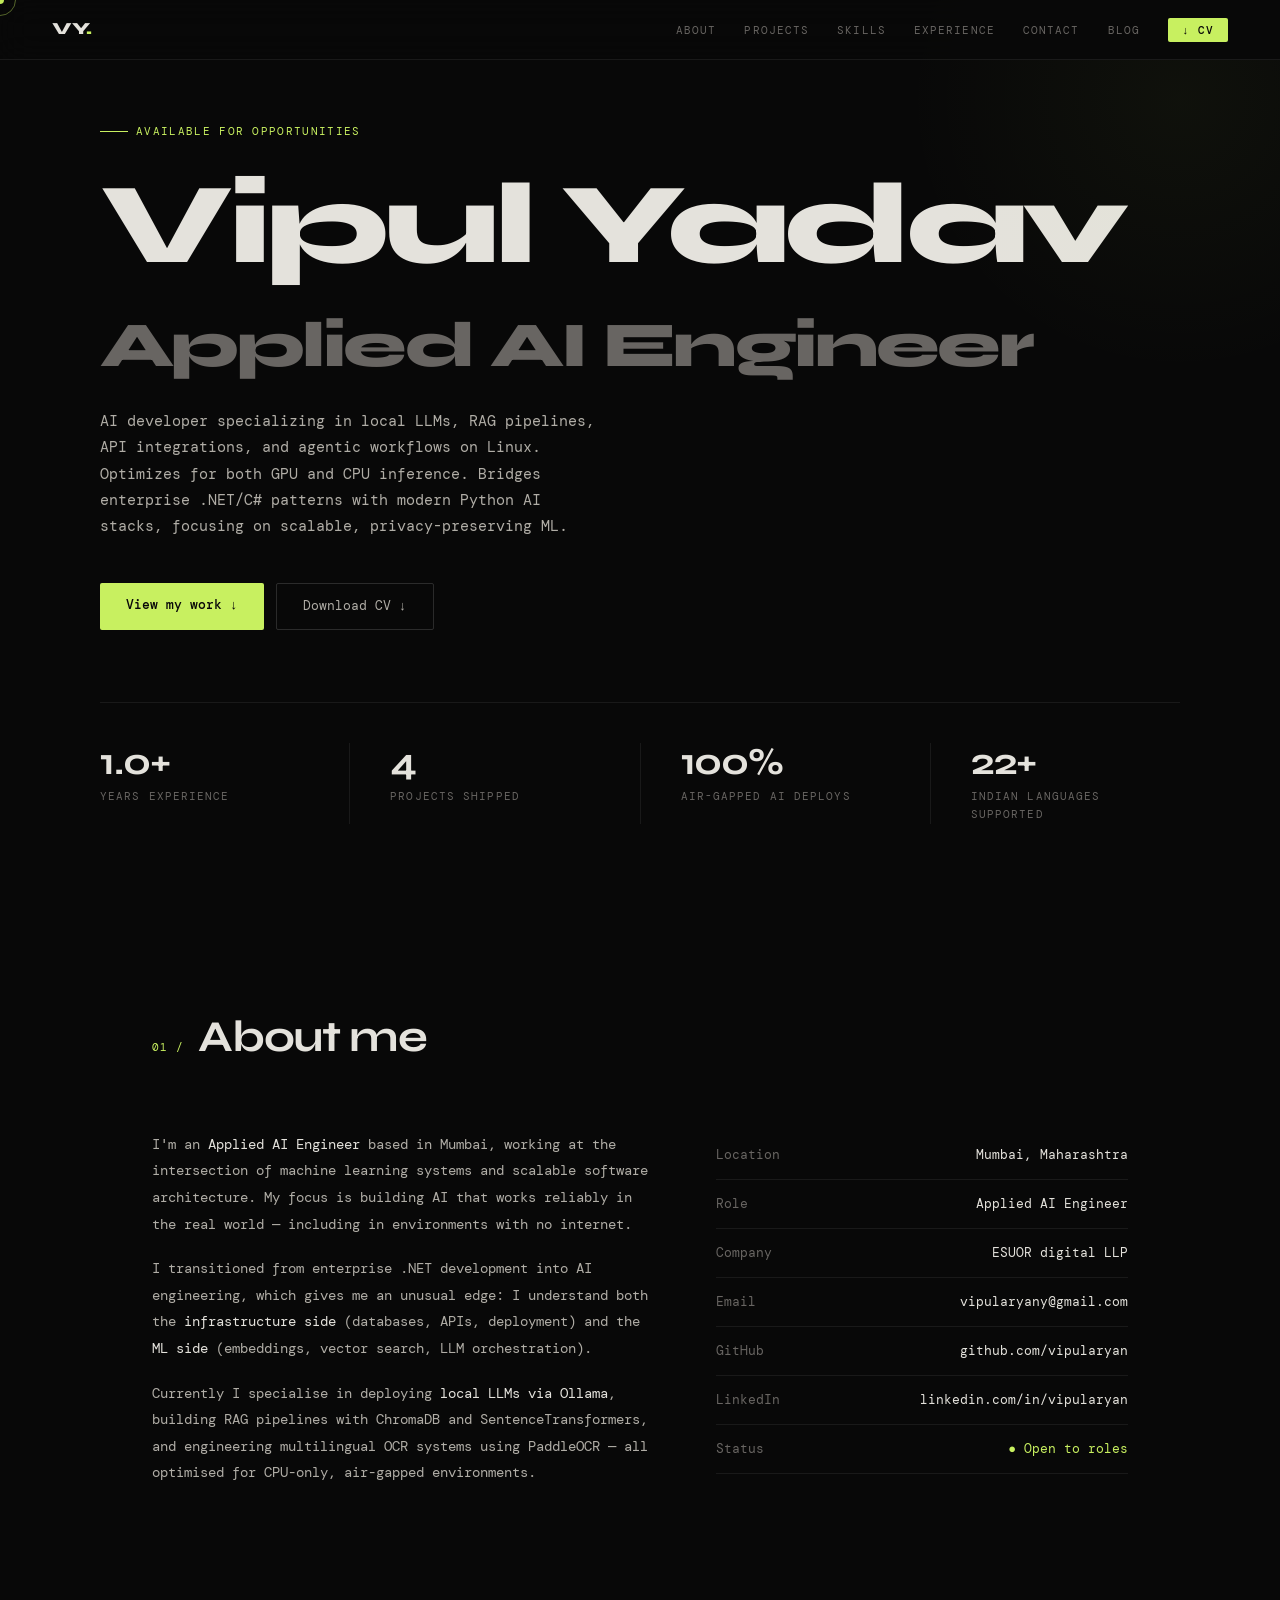
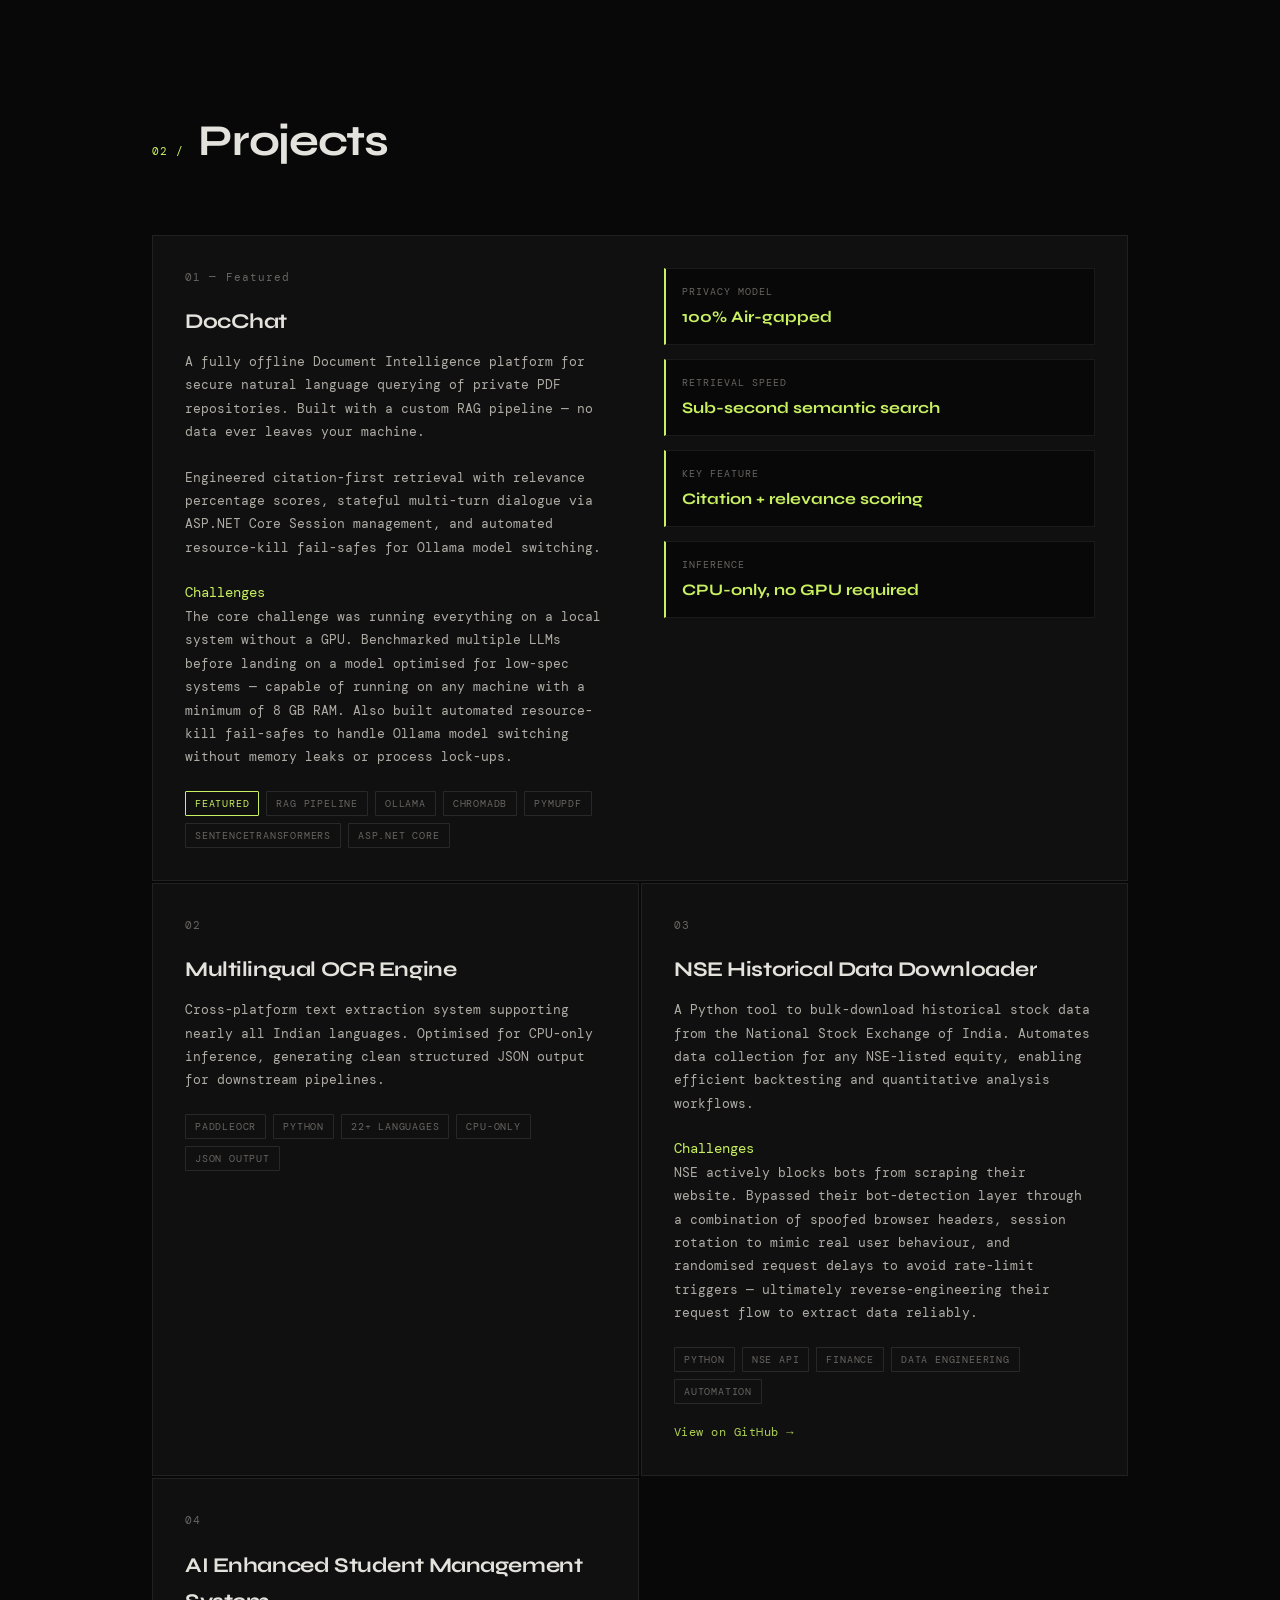
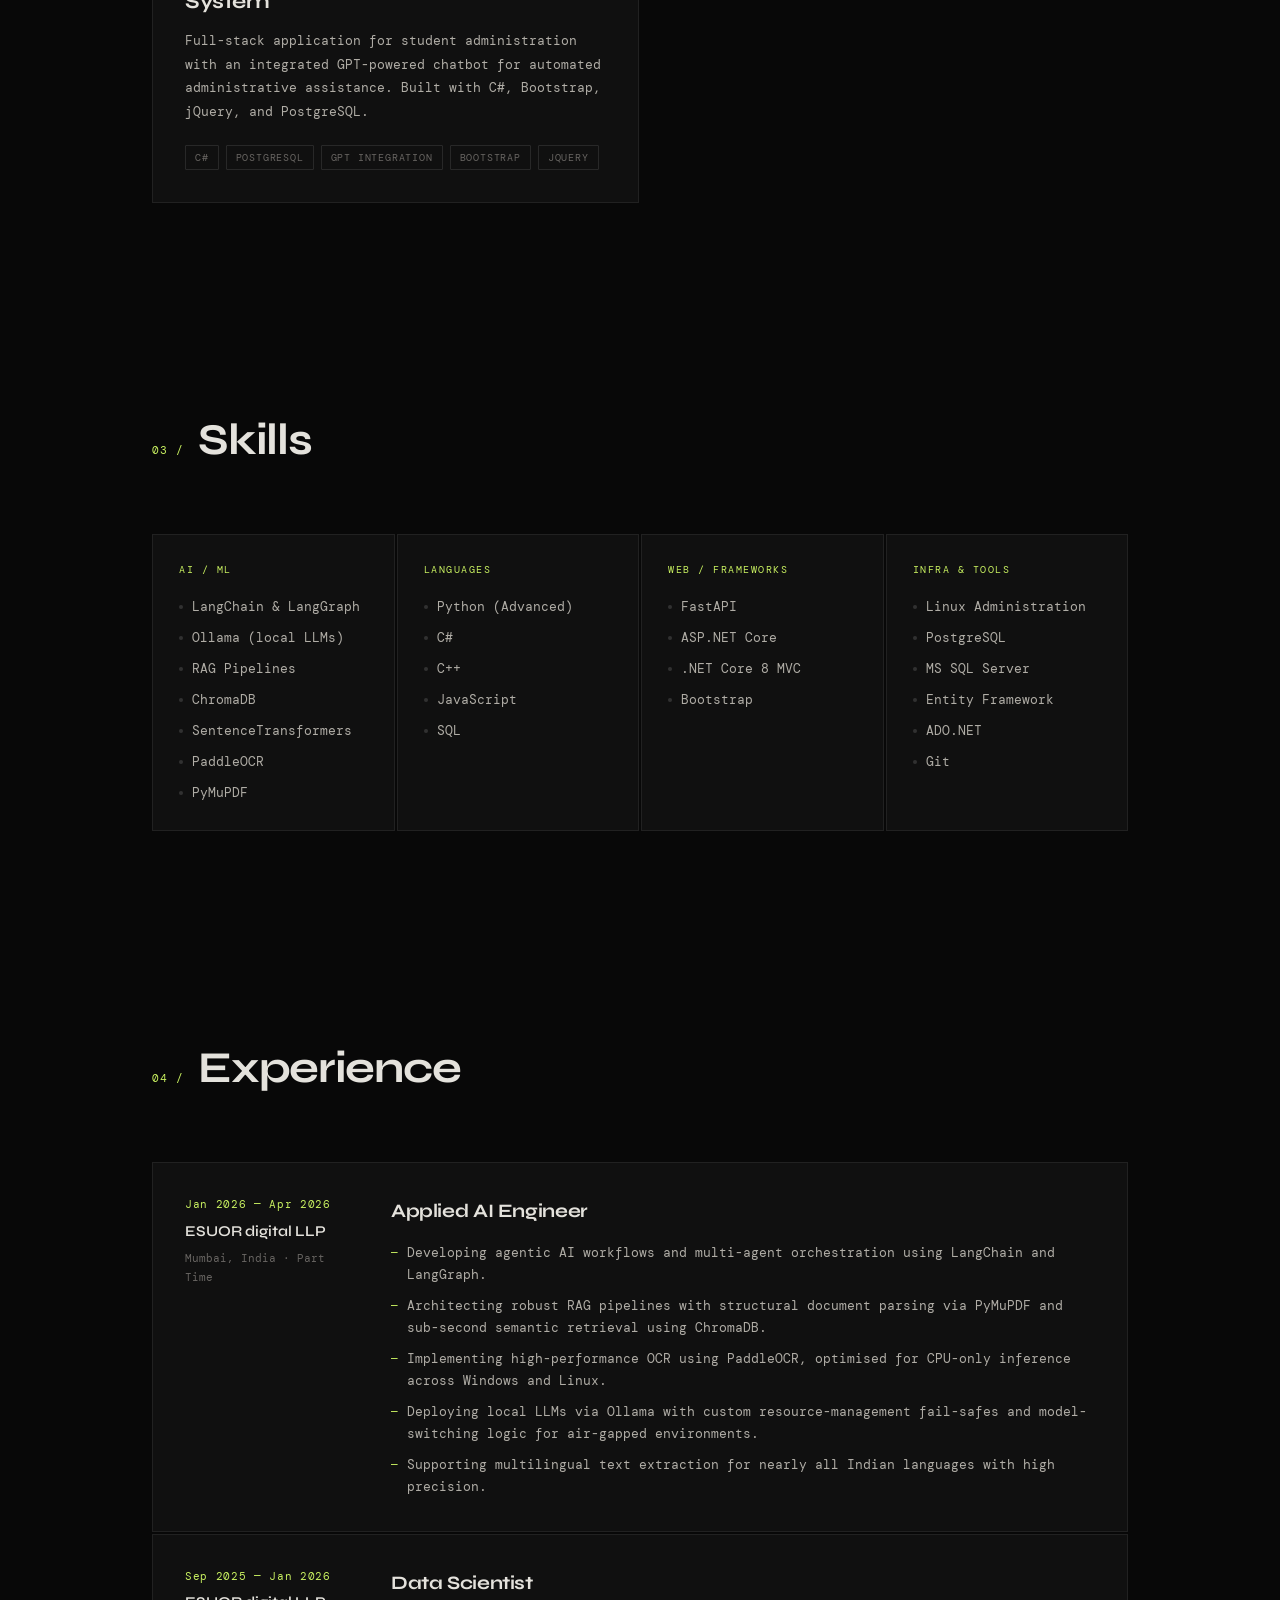
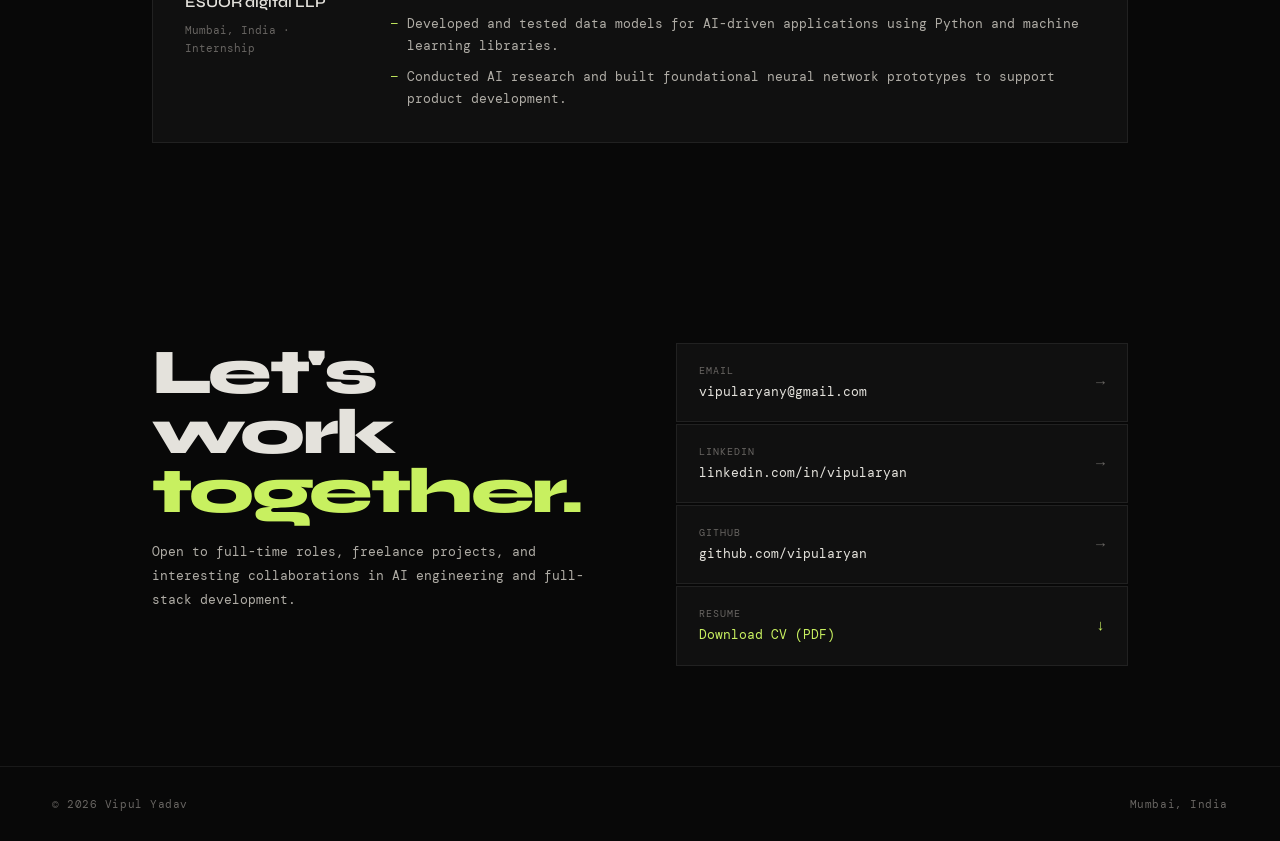
<file: index.html>
<!DOCTYPE html>
<html lang="en">
<head>
  <meta charset="UTF-8">
  <meta name="viewport" content="width=device-width, initial-scale=1.0">
  <meta name="description" content="Vipul Aryan Yadav, vipularyanyadav, vipul yadav,Applied AI Engineer in Mumbai specializing in local LLMs, RAG, agentic AI">
  <title>Vipul Yadav | Applied AI Engineer in Mumbai | LLM & RAG Engineer</title>
  <link rel="canonical" href="https://vipularyan.github.io/">
  <!-- Open Graph -->
<meta property="og:type" content="website">
<meta property="og:title" content="Vipul Yadav | Applied AI Engineer">
<meta property="og:description"
      content="Applied AI Engineer specializing in local LLMs, RAG pipelines, agentic AI, multilingual OCR, Python and .NET.">
<meta property="og:url" content="https://vipularyan.github.io/">
<meta property="og:site_name" content="Vipul Yadav">
<meta property="og:image" content="https://vipularyan.github.io/vy-logo/vy-logo-light.svg">
<!-- Twitter / X -->
<meta name="twitter:card" content="summary">
<meta name="twitter:title" content="Vipul Yadav | Applied AI Engineer">
<meta name="twitter:description"
      content="Applied AI Engineer specializing in local LLMs, RAG pipelines, agentic AI and multilingual AI systems.">
<meta name="twitter:image"
      content="https://vipularyan.github.io/vy-logo/vy-logo-light.svg">
  <link rel="icon" href="/vy-logo/vy-logo-light.svg">
  <link href="https://fonts.googleapis.com/css2?family=DM+Mono:wght@300;400;500&family=Syne:wght@400;600;700;800&display=swap" rel="stylesheet">
  <link rel="stylesheet" href="index.css">
  <meta name="google-site-verification" content="8f-vP9bJ1QbgZ3Nqf2S6gEmmjONMj1ZJ8oOw5Lbrgn0" />  <!-- SEO Google -->
  <meta name="msvalidate.01" content="E1DB762F53B0604B765FC0A914FBEFBC" /> <!-- SEO Microsoft -->
<!-- Person Schema -->
<script type="application/ld+json">
{
  "@context": "https://schema.org",
  "@type": "Person",
  "name": "Vipul Yadav",
  "jobTitle": "Applied AI Engineer",
  "url": "https://vipularyan.github.io/",
  "sameAs": [
    "https://github.com/vipularyan",
    "https://linkedin.com/in/vipularyan"
  ],
  "knowsAbout": [
    "Artificial Intelligence",
    "Large Language Models",
    "RAG",
    "Generative AI",
    "Python",
    "C#",
    "ASP.NET Core",
    "Ollama",
    "LangChain",
    "LangGraph",
    "ChromaDB",
    "PaddleOCR"
  ]
}
</script>   
</head>
<body>

<div id="cur"></div>
<div id="cur-ring"></div>

<!-- NAV -->
<nav>
  <a href="index.html#hero" class="logo">VY<em>.</em></a>
  <ul class="nav-links">
    <li><a href="#about">About</a></li>
    <li><a href="#projects">Projects</a></li>
    <li><a href="#skills">Skills</a></li>
    <li><a href="#experience">Experience</a></li>
    <li><a href="#contact">Contact</a></li>
    <li><a href="blog/index.html">Blog</a></li>
    <li><a href="./Vipul AI Engineer CV.pdf" download class="nav-dl">↓ CV</a></li>
  </ul>
</nav>

<!-- HERO -->
<section id="hero">
  <div class="hero-inner">
    <div class="hero-badge">Available for opportunities</div>
    <h1 class="name">
    Vipul Yadav
    <span>Applied AI Engineer</span>
    </h1>
    <p class="hero-sub">
      AI developer specializing in local LLMs, RAG pipelines, API integrations, and agentic workflows
on Linux. Optimizes for both GPU and CPU inference. Bridges enterprise .NET/C# patterns with
modern Python AI stacks, focusing on scalable, privacy-preserving ML.
    </p>
    <div class="ctas">
      <a href="#projects" class="btn-a">View my work ↓</a>
      <a href="./Vipul AI Engineer CV.pdf" download class="btn-b">Download CV ↓</a>
    </div>
    <div class="stats">
      <div class="stat">
        <div class="stat-n" id="yrs">—</div>
        <div class="stat-l">Years experience</div>
      </div>
      <div class="stat">
        <div class="stat-n">4</div>
        <div class="stat-l">Projects shipped</div>
      </div>
      <div class="stat">
        <div class="stat-n">100%</div>
        <div class="stat-l">Air-gapped AI deploys</div>
      </div>
      <div class="stat">
        <div class="stat-n">22+</div>
        <div class="stat-l">Indian languages supported</div>
      </div>
    </div>
  </div>
</section>

<!-- ABOUT -->
<section class="sec" id="about">
  <div class="wrap">
    <div class="sec-head rv"><span class="sec-n">01 /</span><h2 class="sec-t">About me</h2></div>
    <div class="about-grid">
      <div class="about-text rv">
        <p>I'm an <b>Applied AI Engineer</b> based in Mumbai, working at the intersection of machine learning systems and scalable software architecture. My focus is building AI that works reliably in the real world — including in environments with no internet.</p>
        <p>I transitioned from enterprise .NET development into AI engineering, which gives me an unusual edge: I understand both the <b>infrastructure side</b> (databases, APIs, deployment) and the <b>ML side</b> (embeddings, vector search, LLM orchestration).</p>
        <p>Currently I specialise in deploying <b>local LLMs via Ollama</b>, building RAG pipelines with ChromaDB and SentenceTransformers, and engineering multilingual OCR systems using PaddleOCR — all optimised for CPU-only, air-gapped environments.</p>
      </div>
      <div class="info-table rv">
        <div class="ir"><span class="k">Location</span><span class="v">Mumbai, Maharashtra</span></div>
        <div class="ir"><span class="k">Role</span><span class="v">Applied AI Engineer</span></div>
        <div class="ir"><span class="k">Company</span><span class="v">ESUOR digital LLP</span></div>
        <div class="ir"><span class="k">Email</span><span class="v"><a href="mailto:vipularyany@gmail.com">vipularyany@gmail.com</a></span></div>
        <div class="ir"><span class="k">GitHub</span><span class="v"><a href="https://github.com/vipularyan" target="_blank">github.com/vipularyan</a></span></div>
        <div class="ir"><span class="k">LinkedIn</span><span class="v"><a href="https://linkedin.com/in/vipularyan" target="_blank">linkedin.com/in/vipularyan</a></span></div>
        <div class="ir"><span class="k">Status</span><span class="v" style="color:var(--accent)">● Open to roles</span></div>
      </div>
    </div>
  </div>
</section>

<!-- PROJECTS -->
<section class="sec" id="projects">
  <div class="wrap">
    <div class="sec-head rv"><span class="sec-n">02 /</span><h2 class="sec-t">Projects</h2></div>
    <div class="proj-grid">

      <div class="card featured rv">
        <div>
          <div class="c-num">01 — Featured</div>
          <div class="c-title">DocChat</div>
          <p class="c-desc">A fully offline Document Intelligence platform for secure natural language querying of private PDF repositories. Built with a custom RAG pipeline — no data ever leaves your machine.</p>
          <p class="c-desc">Engineered citation-first retrieval with relevance percentage scores, stateful multi-turn dialogue via ASP.NET Core Session management, and automated resource-kill fail-safes for Ollama model switching.</p>
          <div class="c-section-label c-section-challenge">Challenges</div>
          <p class="c-desc">The core challenge was running everything on a local system without a GPU. Benchmarked multiple LLMs before landing on a model optimised for low-spec systems — capable of running on any machine with a minimum of 8 GB RAM. Also built automated resource-kill fail-safes to handle Ollama model switching without memory leaks or process lock-ups.</p>
          <div class="c-tags">
            <span class="c-tag hi">Featured</span>
            <span class="c-tag">RAG Pipeline</span>
            <span class="c-tag">Ollama</span>
            <span class="c-tag">ChromaDB</span>
            <span class="c-tag">PyMuPDF</span>
            <span class="c-tag">SentenceTransformers</span>
            <span class="c-tag">ASP.NET Core</span>
          </div>
        </div>
        <div class="impact-grid">
          <div class="imp"><div class="imp-l">Privacy model</div><div class="imp-v">100% Air-gapped</div></div>
          <div class="imp"><div class="imp-l">Retrieval speed</div><div class="imp-v">Sub-second semantic search</div></div>
          <div class="imp"><div class="imp-l">Key feature</div><div class="imp-v">Citation + relevance scoring</div></div>
          <div class="imp"><div class="imp-l">Inference</div><div class="imp-v">CPU-only, no GPU required</div></div>
        </div>
      </div>

      <div class="card rv">
        <div class="c-num">02</div>
        <div class="c-title">Multilingual OCR Engine</div>
        <p class="c-desc">Cross-platform text extraction system supporting nearly all Indian languages. Optimised for CPU-only inference, generating clean structured JSON output for downstream pipelines.</p>
        <div class="c-tags">
          <span class="c-tag">PaddleOCR</span>
          <span class="c-tag">Python</span>
          <span class="c-tag">22+ Languages</span>
          <span class="c-tag">CPU-only</span>
          <span class="c-tag">JSON Output</span>
        </div>
      </div>

      <div class="card rv">
        <div class="c-num">03</div>
        <div class="c-title">NSE Historical Data Downloader</div>
        <p class="c-desc">A Python tool to bulk-download historical stock data from the National Stock Exchange of India. Automates data collection for any NSE-listed equity, enabling efficient backtesting and quantitative analysis workflows.</p>
        <div class="c-section-label c-section-challenge">Challenges</div>
        <p class="c-desc">NSE actively blocks bots from scraping their website. Bypassed their bot-detection layer through a combination of spoofed browser headers, session rotation to mimic real user behaviour, and randomised request delays to avoid rate-limit triggers — ultimately reverse-engineering their request flow to extract data reliably.</p>
        <div class="c-tags">
          <span class="c-tag">Python</span>
          <span class="c-tag">NSE API</span>
          <span class="c-tag">Finance</span>
          <span class="c-tag">Data Engineering</span>
          <span class="c-tag">Automation</span>
        </div>
        <a class="c-gh" href="https://github.com/vipularyan/NSE_historical_data_downloader" target="_blank">View on GitHub →</a>
      </div>

      <div class="card rv">
        <div class="c-num">04</div>
        <div class="c-title">AI Enhanced Student Management System</div>
        <p class="c-desc">Full-stack application for student administration with an integrated GPT-powered chatbot for automated administrative assistance. Built with C#, Bootstrap, jQuery, and PostgreSQL.</p>
        <div class="c-tags">
          <span class="c-tag">C#</span>
          <span class="c-tag">PostgreSQL</span>
          <span class="c-tag">GPT Integration</span>
          <span class="c-tag">Bootstrap</span>
          <span class="c-tag">jQuery</span>
        </div>
      </div>

    </div>
  </div>
</section>

<!-- SKILLS -->
<section class="sec" id="skills">
  <div class="wrap">
    <div class="sec-head rv"><span class="sec-n">03 /</span><h2 class="sec-t">Skills</h2></div>
    <div class="skills-grid">
      <div class="sg rv">
        <div class="sg-title">AI / ML</div>
        <ul>
          <li>LangChain &amp; LangGraph</li>
          <li>Ollama (local LLMs)</li>
          <li>RAG Pipelines</li>
          <li>ChromaDB</li>
          <li>SentenceTransformers</li>
          <li>PaddleOCR</li>
          <li>PyMuPDF</li>
        </ul>
      </div>
      <div class="sg rv">
        <div class="sg-title">Languages</div>
        <ul>
          <li>Python (Advanced)</li>
          <li>C#</li>
          <li>C++</li>
          <li>JavaScript</li>
          <li>SQL</li>
        </ul>
      </div>
      <div class="sg rv">
        <div class="sg-title">Web / Frameworks</div>
        <ul>
          <li>FastAPI</li>
          <li>ASP.NET Core</li>
          <li>.NET Core 8 MVC</li>
          <li>Bootstrap</li>
        </ul>
      </div>
      <div class="sg rv">
        <div class="sg-title">Infra &amp; Tools</div>
        <ul>
          <li>Linux Administration</li>
          <li>PostgreSQL</li>
          <li>MS SQL Server</li>
          <li>Entity Framework</li>
          <li>ADO.NET</li>
          <li>Git</li>
        </ul>
      </div>
    </div>
  </div>
</section>

<!-- EXPERIENCE -->
<section class="sec" id="experience">
  <div class="wrap">
    <div class="sec-head rv"><span class="sec-n">04 /</span><h2 class="sec-t">Experience</h2></div>
    <div class="exp-list">
 
      <div class="exp rv">
        <div class="exp-meta">
          <span class="exp-date">Jan 2026 — Apr 2026</span>
          <span class="exp-co">ESUOR digital LLP</span>
          <span class="exp-loc">Mumbai, India · Part Time</span>
        </div>
        <div>
          <div class="exp-role">Applied AI Engineer</div>
          <ul class="exp-ul">
            <li>Developing agentic AI workflows and multi-agent orchestration using LangChain and LangGraph.</li>
            <li>Architecting robust RAG pipelines with structural document parsing via PyMuPDF and sub-second semantic retrieval using ChromaDB.</li>
            <li>Implementing high-performance OCR using PaddleOCR, optimised for CPU-only inference across Windows and Linux.</li>
            <li>Deploying local LLMs via Ollama with custom resource-management fail-safes and model-switching logic for air-gapped environments.</li>
            <li>Supporting multilingual text extraction for nearly all Indian languages with high precision.</li>
          </ul>
        </div>
      </div>
 
      <div class="exp rv">
        <div class="exp-meta">
          <span class="exp-date">Sep 2025 — Jan 2026</span>
          <span class="exp-co">ESUOR digital LLP</span>
          <span class="exp-loc">Mumbai, India · Internship</span>
        </div>
        <div>
          <div class="exp-role">Data Scientist</div>
          <ul class="exp-ul">
            <li>Developed and tested data models for AI-driven applications using Python and machine learning libraries.</li>
            <li>Conducted AI research and built foundational neural network prototypes to support product development.</li>
          </ul>
        </div>
      </div>
 
    </div>
  </div>
</section>

<!-- CONTACT -->
<section class="sec" id="contact">
  <div class="wrap">
    <div class="contact-grid">
      <div class="rv">
        <h2 class="contact-h">Let's<br>work<br><span>together.</span></h2>
        <p class="contact-sub">Open to full-time roles, freelance projects, and interesting collaborations in AI engineering and full-stack development.</p>
      </div>
      <div class="cl-list rv">
        <a href="mailto:vipularyany@gmail.com" class="cl">
          <div><div class="cl-k">Email</div><div class="cl-v">vipularyany@gmail.com</div></div>
          <span class="cl-arr">→</span>
        </a>
        <a href="https://linkedin.com/in/vipularyan" target="_blank" class="cl">
          <div><div class="cl-k">LinkedIn</div><div class="cl-v">linkedin.com/in/vipularyan</div></div>
          <span class="cl-arr">→</span>
        </a>
        <a href="https://github.com/vipularyan" target="_blank" class="cl">
          <div><div class="cl-k">GitHub</div><div class="cl-v">github.com/vipularyan</div></div>
          <span class="cl-arr">→</span>
        </a>
        <a href="Vipul AI Engineer CV.pdf" download class="cl dl">
          <div><div class="cl-k">Resume</div><div class="cl-v">Download CV (PDF)</div></div>
          <span class="cl-arr">↓</span>
        </a>
      </div>
    </div>
  </div>
</section>

<footer>
  <span>© <span id="yr"></span> Vipul Yadav</span>
  <span>Mumbai, India</span>
</footer>

<script src="script.js"></script>
</body>
</html>
</file>
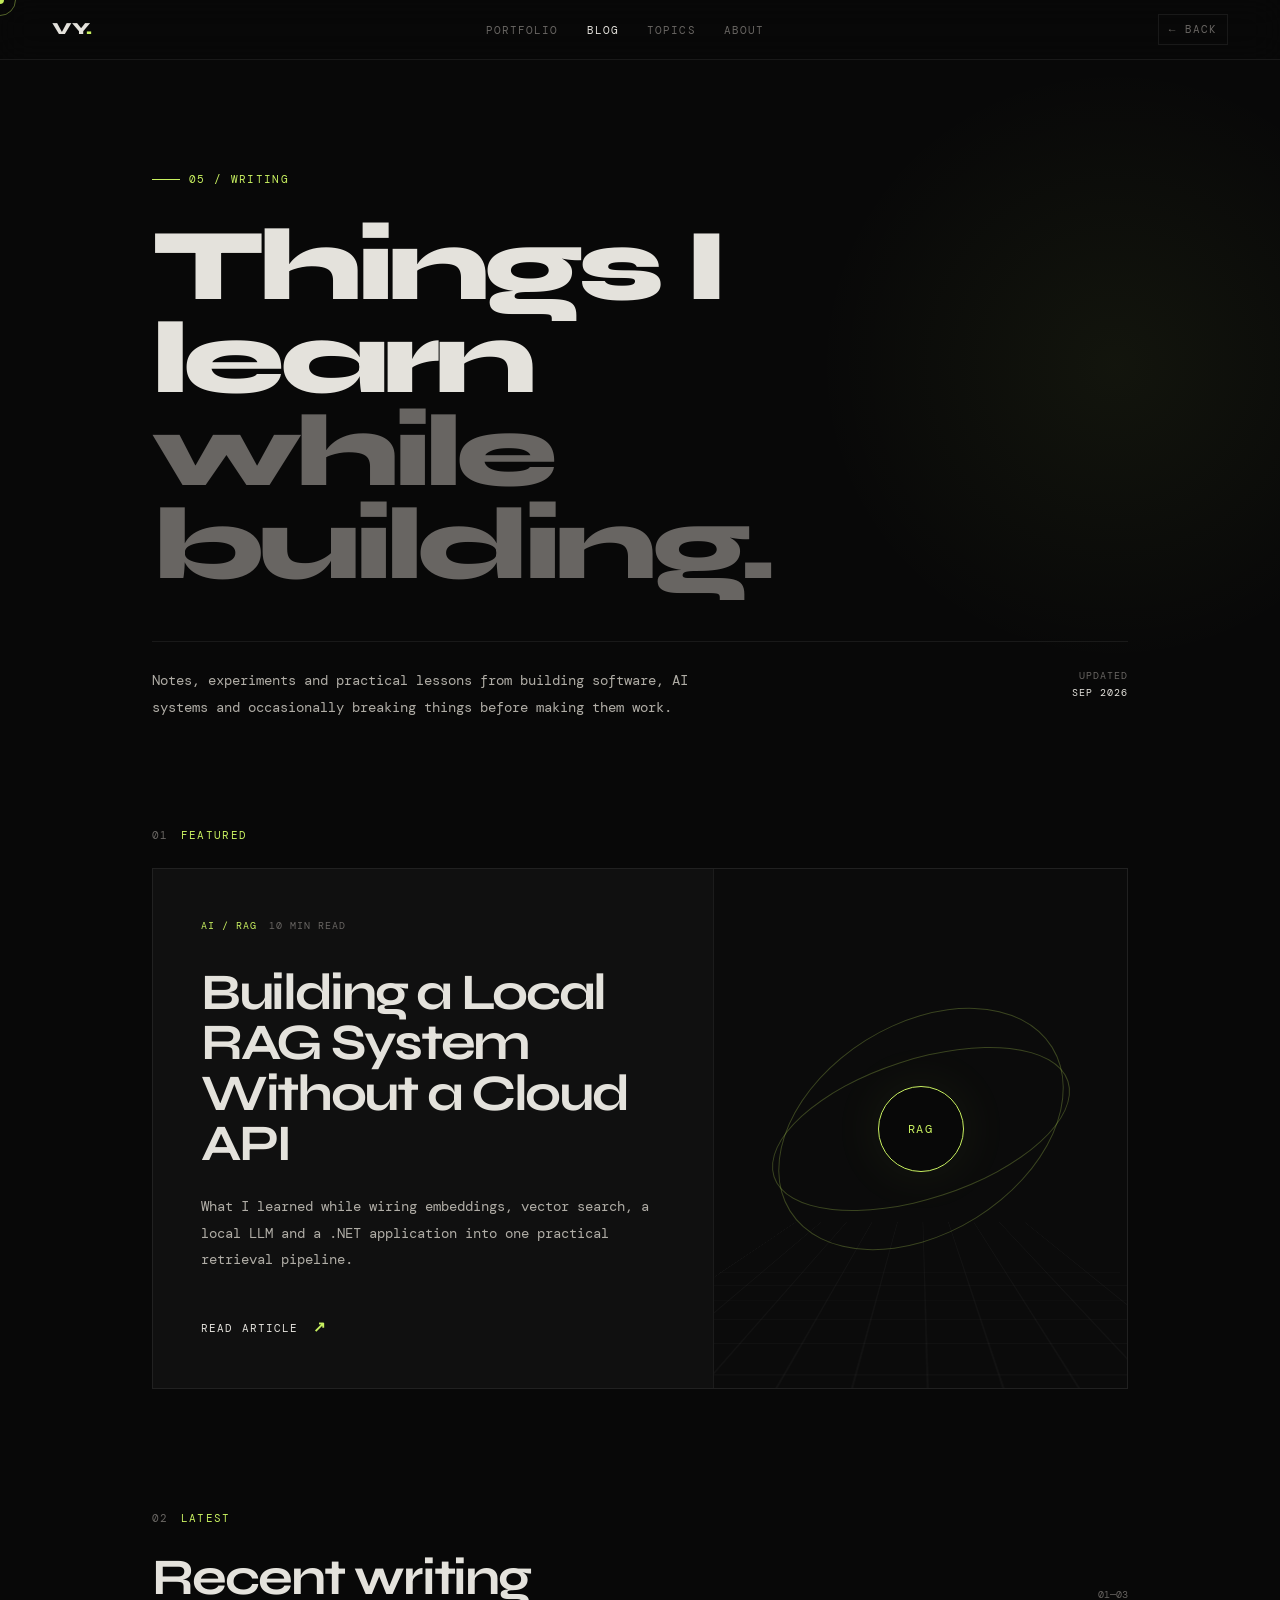
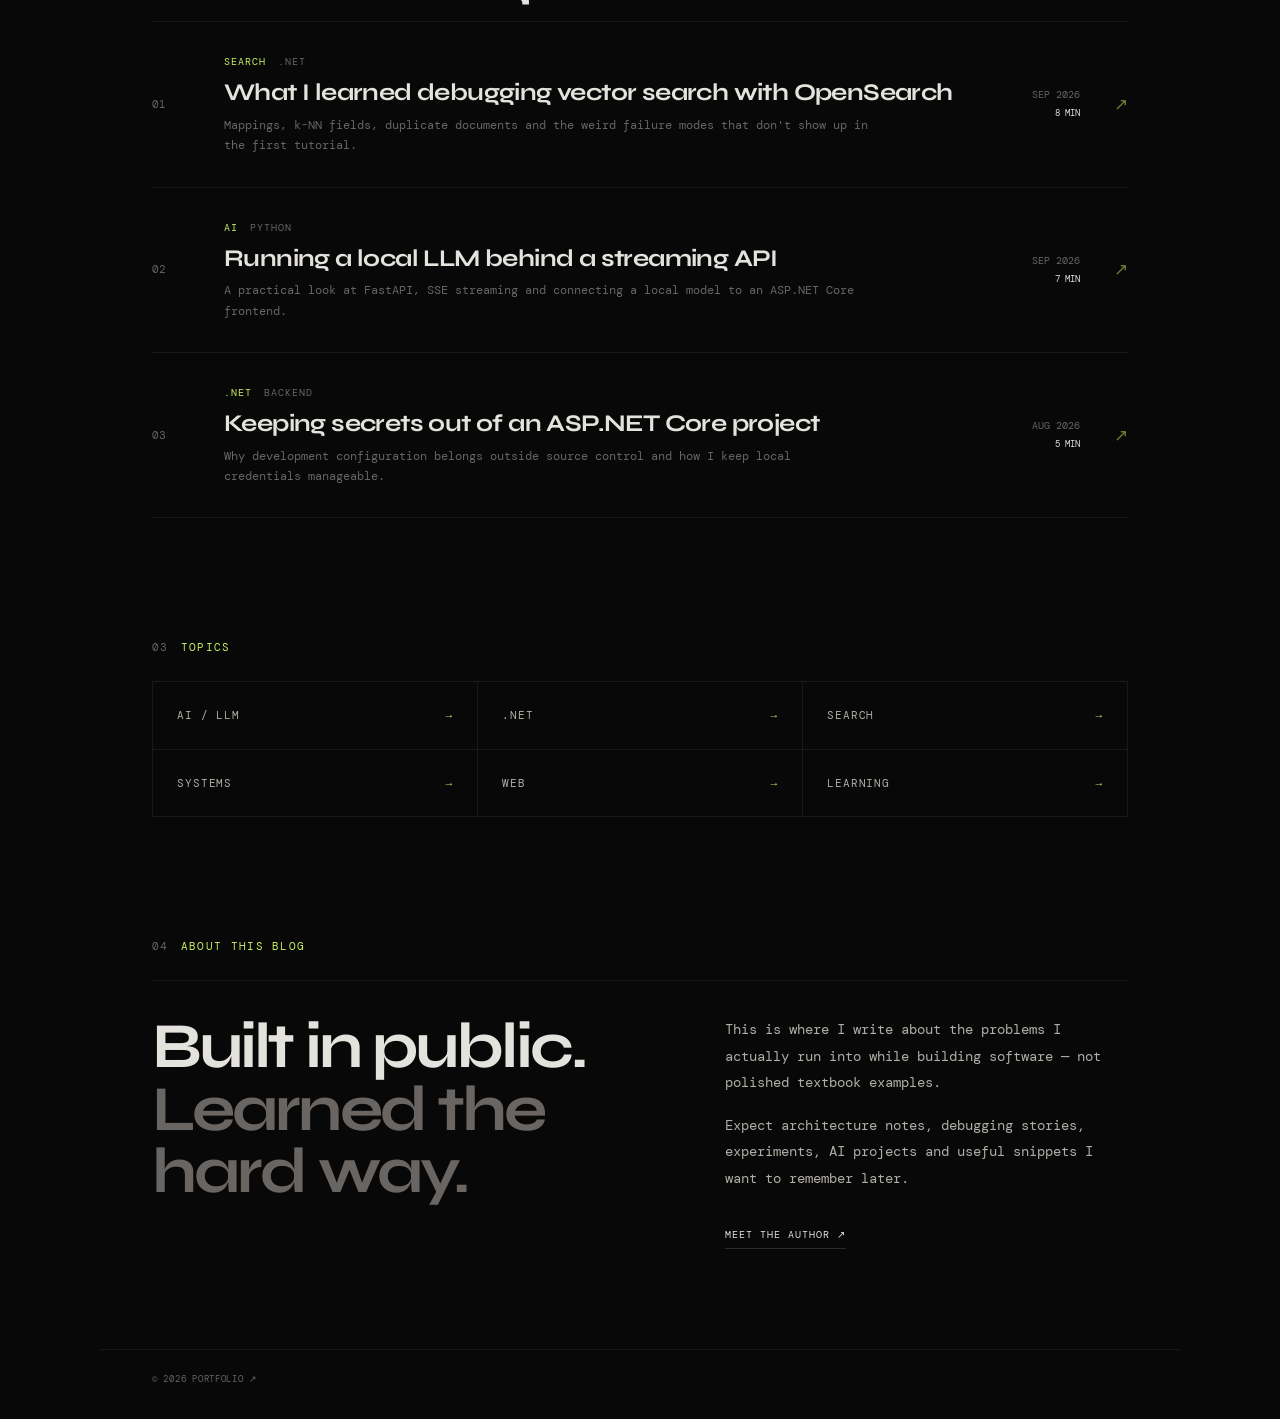
<file: blog/index.html>
<!doctype html>
<html lang="en">
<head>
  <meta charset="utf-8">
  <meta name="viewport" content="width=device-width, initial-scale=1">
  <meta name="theme-color" content="#080808">
  <title>Blog — Vipul Aryan Yadav</title>
  <meta name="description" content="Notes on software engineering, AI, local LLMs, .NET, search systems and things I learn while building.">
  <link rel="canonical" href="https://vipularyan.com/blog/">
  <meta property="og:title" content="Blog — Vipul Aryan Yadav">
  <meta property="og:description" content="Notes on software engineering, AI, local LLMs, .NET and things I learn while building.">
  <meta property="og:type" content="website">
  <meta property="og:url" content="https://vipularyan.com/blog/">
  <link rel="preconnect" href="https://fonts.googleapis.com">
  <link rel="preconnect" href="https://fonts.gstatic.com" crossorigin>
  <link href="https://fonts.googleapis.com/css2?family=DM+Mono:wght@300;400;500&family=Syne:wght@400;600;700;800&display=swap" rel="stylesheet">
  <link rel="icon" href="/vy-logo/vy-logo-light.svg">
  <link rel="stylesheet" href="blog.css">
</head>
<body>
  <div id="cur"></div>
  <div id="cur-ring"></div>

  <nav>
  <a class="logo" href="../">VY<em>.</em></a>

  <ul class="nav-links">
    <li><a href="../">Portfolio</a></li>
    <li><a class="active" href="./">Blog</a></li>
    <li><a href="#topics">Topics</a></li>
    <li><a href="#about">About</a></li>
  </ul>

  <a class="nav-back" href="../">← Back</a>
</nav>

  <main>
    <header class="blog-hero wrap reveal">
      <div class="eyebrow"><span></span> 05 / WRITING</div>
      <h1>Things I learn<br><i>while building.</i></h1>
      <div class="hero-bottom">
        <p>Notes, experiments and practical lessons from building software, AI systems and occasionally breaking things before making them work.</p>
        <div class="hero-meta">UPDATED<br><strong>SEP 2026</strong></div>
      </div>
    </header>

    <section class="featured wrap reveal" aria-labelledby="featured-title">
      <div class="section-label"><span>01</span> FEATURED</div>
      <a class="featured-card" href="./posts/building-local-rag.html">
        <div class="featured-copy">
          <div class="post-meta"><span>AI / RAG</span><span>10 MIN READ</span></div>
          <h2 id="featured-title">Building a Local RAG System<br>Without a Cloud API</h2>
          <p>What I learned while wiring embeddings, vector search, a local LLM and a .NET application into one practical retrieval pipeline.</p>
          <div class="read-link">READ ARTICLE <b>↗</b></div>
        </div>
        <div class="featured-art" aria-hidden="true">
          <div class="art-grid"></div>
          <div class="art-orbit orbit-a"></div>
          <div class="art-orbit orbit-b"></div>
          <div class="art-core">RAG</div>
        </div>
      </a>
    </section>

    <section class="posts wrap reveal" id="latest" aria-labelledby="latest-title">
      <div class="section-label"><span>02</span> LATEST</div>
      <div class="section-title-row">
        <h2 id="latest-title">Recent writing</h2>
        <span>01—03</span>
      </div>

      <div class="post-list">
        <a class="post-row" href="./posts/opensearch-vector-search.html">
          <div class="post-number">01</div>
          <div class="post-main">
            <div class="post-tags"><span>SEARCH</span><span>.NET</span></div>
            <h3>What I learned debugging vector search with OpenSearch</h3>
            <p>Mappings, k-NN fields, duplicate documents and the weird failure modes that don't show up in the first tutorial.</p>
          </div>
          <div class="post-date">SEP 2026<br><small>8 MIN</small></div>
          <div class="arrow">↗</div>
        </a>

        <a class="post-row" href="./posts/local-llm-api.html">
          <div class="post-number">02</div>
          <div class="post-main">
            <div class="post-tags"><span>AI</span><span>PYTHON</span></div>
            <h3>Running a local LLM behind a streaming API</h3>
            <p>A practical look at FastAPI, SSE streaming and connecting a local model to an ASP.NET Core frontend.</p>
          </div>
          <div class="post-date">SEP 2026<br><small>7 MIN</small></div>
          <div class="arrow">↗</div>
        </a>

        <a class="post-row" href="./posts/dotnet-secrets.html">
          <div class="post-number">03</div>
          <div class="post-main">
            <div class="post-tags"><span>.NET</span><span>BACKEND</span></div>
            <h3>Keeping secrets out of an ASP.NET Core project</h3>
            <p>Why development configuration belongs outside source control and how I keep local credentials manageable.</p>
          </div>
          <div class="post-date">AUG 2026<br><small>5 MIN</small></div>
          <div class="arrow">↗</div>
        </a>
      </div>
    </section>

    <section class="topics wrap reveal" id="topics" aria-labelledby="topics-title">
      <div class="section-label"><span>03</span> TOPICS</div>
      <div class="topic-grid" id="topics-title">
        <a href="#latest">AI / LLM <span>→</span></a>
        <a href="#latest">.NET <span>→</span></a>
        <a href="#latest">SEARCH <span>→</span></a>
        <a href="#latest">SYSTEMS <span>→</span></a>
        <a href="#latest">WEB <span>→</span></a>
        <a href="#latest">LEARNING <span>→</span></a>
      </div>
    </section>

    <section class="about wrap reveal" id="about" aria-labelledby="about-title">
      <div class="section-label"><span>04</span> ABOUT THIS BLOG</div>
      <div class="about-grid">
        <h2 id="about-title">Built in public.<br><i>Learned the hard way.</i></h2>
        <div>
          <p>This is where I write about the problems I actually run into while building software — not polished textbook examples.</p>
          <p>Expect architecture notes, debugging stories, experiments, AI projects and useful snippets I want to remember later.</p>
          <a class="text-link" href="../">MEET THE AUTHOR ↗</a>
        </div>
      </div>
    </section>
  </main>

  <footer class="wrap">
    <span>© <span id="blog-yr"> VIPUL YADAV</span>
    <a href="../index.html">PORTFOLIO ↗</a>
  </footer>

  <script src="blog.js"></script>
</body>
</html>
</file>
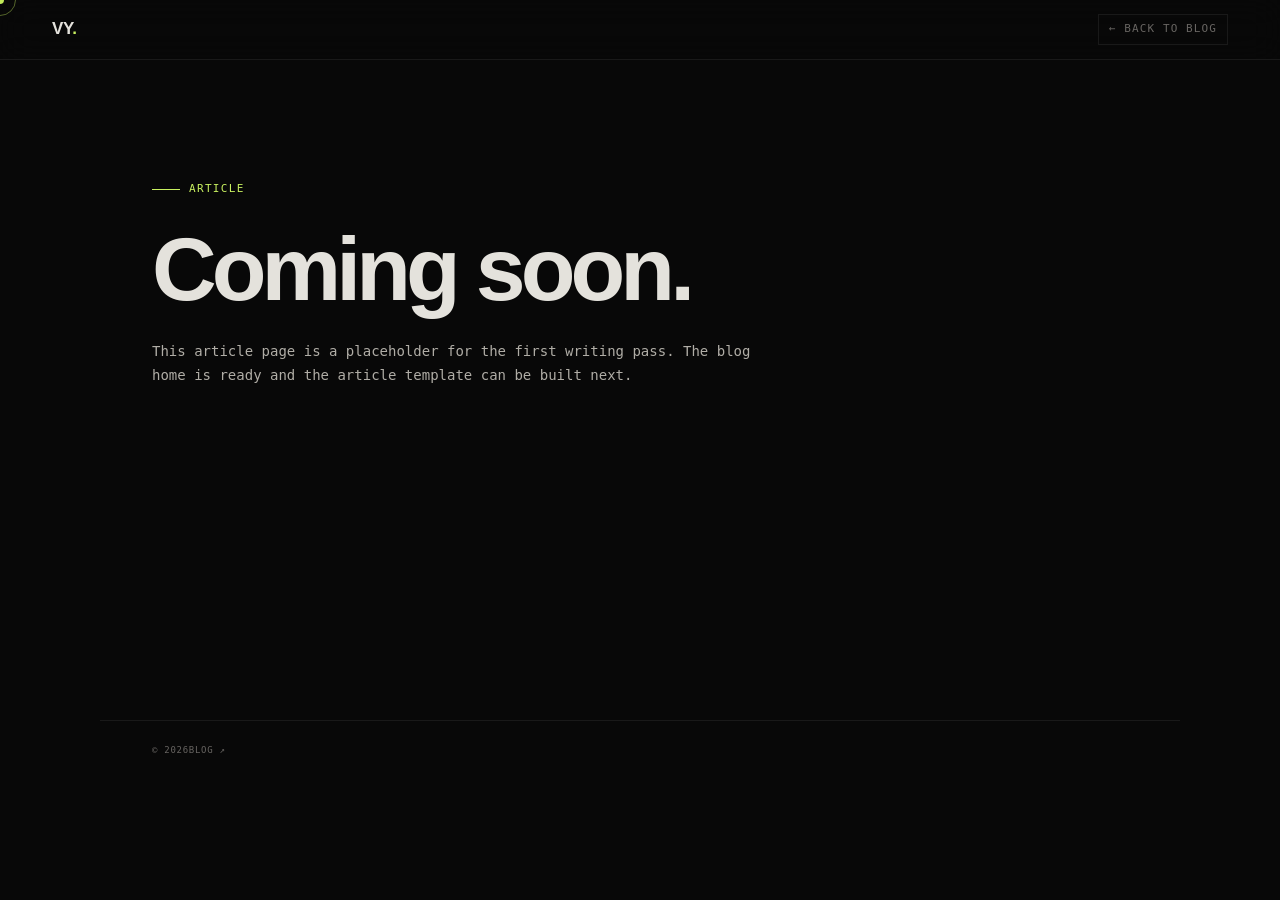
<file: blog/posts/building-local-rag.html>
<!doctype html>
<html>
    <head>
        <meta charset="utf-8">
        <meta name="viewport" content="width=device-width,initial-scale=1">
        <title>Coming soon — Vipul Yadav</title>
        <link rel="stylesheet" href="../blog.css">
        <link rel="icon" href="/vy-logo/vy-logo-light.svg">
    </head>
    <body>
        <div id="cur"></div>
        <div id="cur-ring"></div>
        <nav><a class="logo" href="../../">VY<em>.</em></a><a class="nav-back" href="../">← Back to blog</a></nav>
        <main class="wrap" style="padding-top:180px;min-height:80vh">
            <div class="eyebrow"><span></span> ARTICLE</div>
            <h1 style="font-size:clamp(48px,7vw,90px)">Coming soon.</h1>
            <p style="max-width:600px;color:var(--mid);margin-top:30px">This article page is a placeholder for the first writing pass. The blog home is ready and the article template can be built next.</p>
        </main>
        <footer class="wrap">
            <span>© <span id="blog-yr"> VIPUL YADAV</span><a href="../index.html">BLOG ↗</a>
        </footer>
        <script src="../blog.js"></script>
    </body>
    </html>
</file>
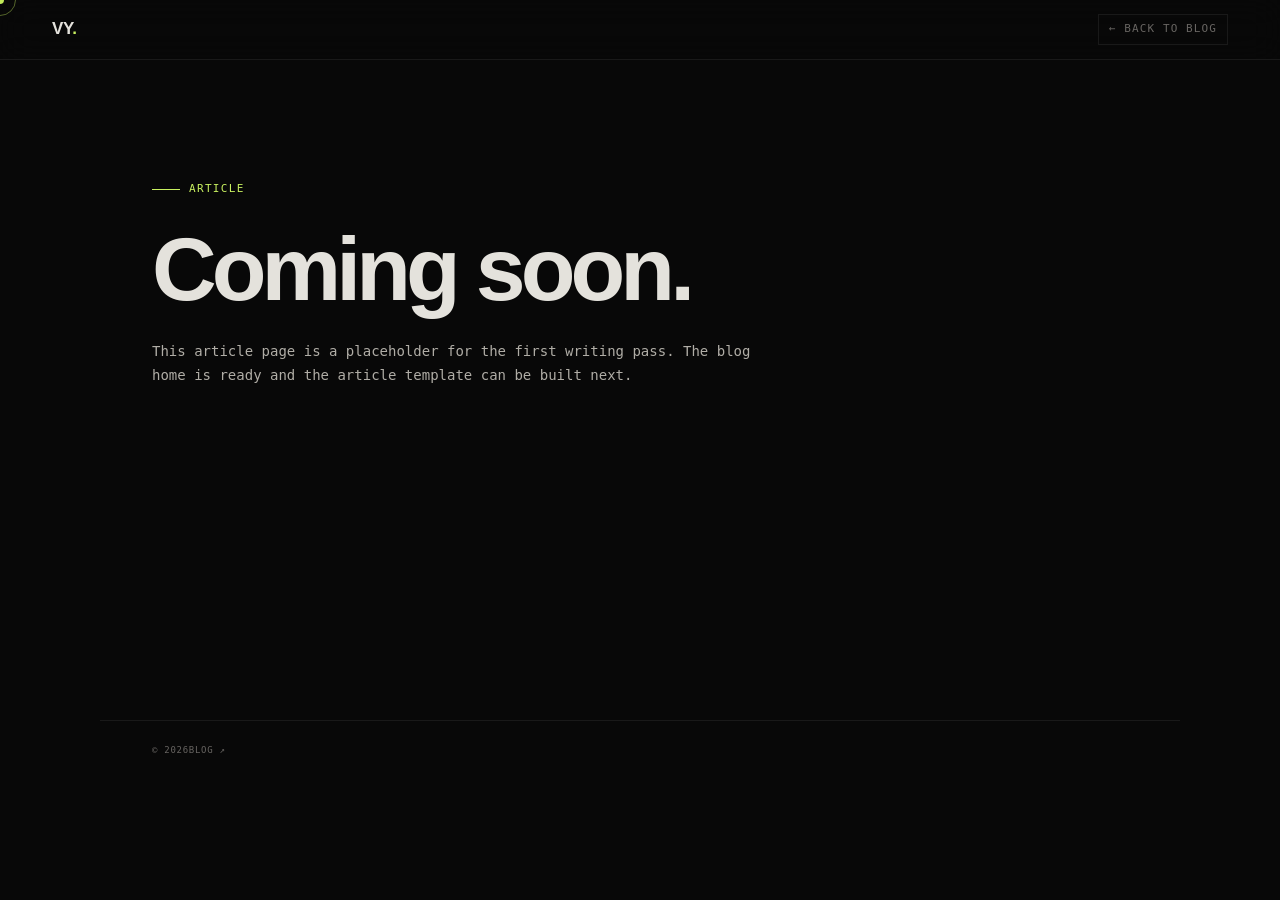
<file: blog/posts/dotnet-secrets.html>
<!doctype html>
<html>
    <head>
        <meta charset="utf-8">
        <meta name="viewport" content="width=device-width,initial-scale=1">
        <title>Coming soon — Vipul Aryan Yadav</title>
        <link rel="stylesheet" href="../blog.css">
        <link rel="icon" href="/vy-logo/vy-logo-light.svg">
    </head>
    <body>
        <div id="cur"></div>
        <div id="cur-ring"></div>
        <nav>
            <a class="logo" href="../../">VY<em>.</em></a>
            <a class="nav-back" href="../">← Back to blog</a>
        </nav>
        <main class="wrap" style="padding-top:180px;min-height:80vh">
            <div class="eyebrow"><span></span> ARTICLE</div>
            <h1 style="font-size:clamp(48px,7vw,90px)">Coming soon.</h1>
            <p style="max-width:600px;color:var(--mid);margin-top:30px">This article page is a placeholder for the first writing pass. The blog home is ready and the article template can be built next.</p>
        </main>
        <footer class="wrap">
            <span>© <span id="blog-yr"> VIPUL YADAV</span><a href="../">BLOG ↗</a>
        </footer>
        <script src="../blog.js"></script>
    </body>
</html>
</file>
<file: index.css>
*, *::before, *::after { box-sizing: border-box; margin: 0; padding: 0; }

:root {
  --bg:      #080808;
  --bg2:     #101010;
  --bg3:     #161616;
  --b:       rgba(255,255,255,0.07);
  --bh:      rgba(255,255,255,0.14);
  --text:    #e4e2dc;
  --mid:     #b0ada6;
  --muted:   #686562;
  --accent:  #c8f060;
  --blue:    #5ec5e8;
  --fd:      'Syne', sans-serif;
  --fm:      'DM Mono', monospace;
}

html { scroll-behavior: smooth; }

body {
  background: var(--bg);
  color: var(--text);
  font-family: var(--fm);
  font-size: 14px;
  line-height: 1.7;
  overflow-x: hidden;
}

::-webkit-scrollbar { width: 3px; }
::-webkit-scrollbar-track { background: var(--bg); }
::-webkit-scrollbar-thumb { background: var(--bh); border-radius: 2px; }

/* CUSTOM CURSOR */
* { cursor: none !important; }
#cur {
  position: fixed;
  width: 8px; height: 8px;
  background: var(--accent);
  border-radius: 50%;
  pointer-events: none;
  z-index: 9999;
  transform: translate(-50%, -50%);
  transition: width 0.2s, height 0.2s;
  mix-blend-mode: difference;
}
#cur-ring {
  position: fixed;
  width: 32px; height: 32px;
  border: 1px solid var(--accent);
  border-radius: 50%;
  pointer-events: none;
  z-index: 9998;
  transform: translate(-50%, -50%);
  opacity: 0.4;
  transition: width 0.3s, height 0.3s, opacity 0.3s;
}

/* NAV */
nav {
  position: fixed;
  inset: 0 0 auto 0;
  z-index: 200;
  display: flex;
  justify-content: space-between;
  align-items: center;
  padding: 0 52px;
  height: 60px;
  border-bottom: 1px solid var(--b);
  background: rgba(8,8,8,0.88);
  backdrop-filter: blur(16px);
}
.logo {
  font-family: var(--fd);
  font-weight: 800;
  font-size: 17px;
  color: var(--text);
  text-decoration: none;
  letter-spacing: -0.02em;
}
.logo em { color: var(--accent); font-style: normal; }
.nav-links { display: flex; gap: 28px; list-style: none; align-items: center; }
.nav-links a {
  color: var(--muted);
  text-decoration: none;
  font-size: 11px;
  letter-spacing: 0.1em;
  text-transform: uppercase;
  transition: color 0.2s;
}
.nav-links a:hover, .nav-links a.active { color: var(--text); }
.nav-dl {
  background: var(--accent) !important;
  color: #080808 !important;
  padding: 5px 14px;
  border-radius: 2px;
  font-weight: 500;
}
.nav-dl:hover { opacity: 0.8; }

/* WRAP */
.wrap { max-width: 1080px; margin: 0 auto; padding: 0 52px; }

/* HERO */
#hero {
  min-height: 100vh;
  display: flex;
  align-items: center;
  padding: 100px 52px 60px;
  max-width: 100%;
  position: relative;
  overflow: hidden;
}
#hero::after {
  content: '';
  position: absolute;
  top: -200px; right: -200px;
  width: 600px; height: 600px;
  background: radial-gradient(circle, rgba(200,240,96,0.04) 0%, transparent 65%);
  pointer-events: none;
}
.hero-inner { max-width: 1080px; width: 100%; margin: 0 auto; }
.hero-badge {
  display: inline-flex;
  align-items: center;
  gap: 8px;
  font-size: 11px;
  letter-spacing: 0.12em;
  text-transform: uppercase;
  color: var(--accent);
  margin-bottom: 32px;
}
.hero-badge::before { content: ''; width: 28px; height: 1px; background: var(--accent); }
h1.name {
  font-family: var(--fd);
  font-size: clamp(60px, 9vw, 120px);
  font-weight: 800;
  line-height: 0.9;
  letter-spacing: -0.04em;
  color: var(--text);
  margin-bottom: 28px;
}
h1.name span { 
    color: var(--muted);
  font-family: var(--fd);
  font-size: clamp(40px, 5vw, 100px);
  font-weight: 800;
  line-height: 0.9;
  letter-spacing: -0.04em;
  margin-bottom: 28px;
 }
.hero-sub {
  font-size: 15px;
  color: var(--mid);
  max-width: 500px;
  line-height: 1.75;
  margin-bottom: 44px;
}
.hero-sub strong { color: var(--blue); font-weight: 400; }
.ctas { display: flex; gap: 12px; flex-wrap: wrap; margin-bottom: 72px; }
.btn-a {
  background: var(--accent);
  color: #080808;
  padding: 11px 26px;
  font-family: var(--fm);
  font-size: 13px;
  font-weight: 500;
  text-decoration: none;
  border-radius: 2px;
  transition: opacity 0.2s, transform 0.15s;
}
.btn-a:hover { opacity: 0.82; transform: translateY(-1px); }
.btn-b {
  border: 1px solid var(--bh);
  color: var(--mid);
  padding: 11px 26px;
  font-family: var(--fm);
  font-size: 13px;
  text-decoration: none;
  border-radius: 2px;
  transition: border-color 0.2s, color 0.2s, transform 0.15s;
}
.btn-b:hover { border-color: var(--text); color: var(--text); transform: translateY(-1px); }
.stats {
  display: flex;
  border-top: 1px solid var(--b);
  padding-top: 40px;
  flex-wrap: wrap;
  gap: 0;
}
.stat { flex: 1; min-width: 140px; padding-right: 40px; border-right: 1px solid var(--b); margin-right: 40px; }
.stat:last-child { border-right: none; margin-right: 0; padding-right: 0; }
.stat-n { font-family: var(--fd); font-size: 38px; font-weight: 700; color: var(--text); letter-spacing: -0.03em; line-height: 1; margin-bottom: 6px; }
.stat-l { font-size: 11px; color: var(--muted); text-transform: uppercase; letter-spacing: 0.1em; }

/* SECTION */
section.sec { padding: 100px 0; }
.sec-head { display: flex; align-items: baseline; gap: 14px; margin-bottom: 56px; }
.sec-n { font-size: 11px; color: var(--accent); letter-spacing: 0.1em; }
.sec-t { font-family: var(--fd); font-size: clamp(26px, 3.5vw, 44px); font-weight: 700; letter-spacing: -0.03em; }

/* ABOUT */
.about-grid { display: grid; grid-template-columns: 1.1fr 0.9fr; gap: 60px; align-items: start; }
.about-text p { color: var(--mid); line-height: 1.9; margin-bottom: 18px; font-size: 14px; }
.about-text p b { color: var(--text); font-weight: 400; }
.info-table { display: flex; flex-direction: column; }
.ir { display: flex; justify-content: space-between; align-items: center; padding: 13px 0; border-bottom: 1px solid var(--b); font-size: 13px; gap: 16px; }
.ir .k { color: var(--muted); flex-shrink: 0; }
.ir .v { color: var(--text); text-align: right; }
.ir .v a { color: var(--text); text-decoration: none; transition: color 0.2s; }
.ir .v a:hover { color: var(--accent); }

/* PROJECTS */
.proj-grid { display: grid; grid-template-columns: 1fr 1fr; gap: 2px; }
.card {
  background: var(--bg2);
  border: 1px solid var(--b);
  padding: 32px;
  transition: border-color 0.3s, background 0.3s;
}
.card:hover { border-color: var(--bh); background: var(--bg3); }
.card .c-num  { color: var(--muted); font-size: 11px; letter-spacing: 0.1em; margin-bottom: 18px; transition: color 0.3s; }
.card .c-desc { color: var(--mid);   font-size: 13px; line-height: 1.8; margin-bottom: 22px; transition: color 0.3s; }
.card .c-tag  { color: var(--muted); border-color: rgba(255,255,255,0.1); transition: color 0.3s, border-color 0.3s; }
.card:hover .c-num  { color: var(--mid); }
.card:hover .c-desc { color: var(--text); }
.card:hover .c-tag  { color: var(--mid); border-color: var(--bh); }
.card.featured { grid-column: 1 / -1; display: grid; grid-template-columns: 1fr 1fr; gap: 48px; align-items: start; }
.c-title { font-family: var(--fd); font-size: 21px; font-weight: 700; color: var(--text); letter-spacing: -0.02em; margin-bottom: 10px; }
.c-tags { display: flex; flex-wrap: wrap; gap: 7px; }
.c-tag { font-size: 10px; letter-spacing: 0.08em; text-transform: uppercase; padding: 3px 9px; border: 1px solid rgba(255,255,255,0.1); border-radius: 1px; }
.c-tag.hi { border-color: var(--accent) !important; color: var(--accent) !important; }
.c-gh { display: inline-flex; align-items: center; gap: 6px; margin-top: 18px; font-size: 12px; color: var(--accent); text-decoration: none; letter-spacing: 0.04em; opacity: 0.85; transition: opacity 0.2s; }
.c-gh:hover { opacity: 1; }
.impact-grid { display: flex; flex-direction: column; gap: 14px; }
.imp { padding: 14px 16px; background: var(--bg); border: 1px solid var(--b); border-left: 2px solid var(--accent); }
.imp-l { font-size: 10px; color: var(--muted); text-transform: uppercase; letter-spacing: 0.1em; margin-bottom: 3px; }
.imp-v { font-family: var(--fd); font-size: 16px; font-weight: 700; color: var(--accent); }
.c-section-challenge {  color: var(--accent);  margin-top: 18px;}
.c-section-challenge::before {  background: var(--accent);}
  
/* SKILLS */
.skills-grid { display: grid; grid-template-columns: repeat(4,1fr); gap: 2px; }
.sg { background: var(--bg2); border: 1px solid var(--b); padding: 26px; transition: border-color 0.3s, background 0.3s; }
.sg:hover { border-color: var(--bh); background: var(--bg3); }
.sg-title { font-size: 10px; letter-spacing: 0.15em; text-transform: uppercase; color: var(--accent); margin-bottom: 18px; }
.sg ul { list-style: none; display: flex; flex-direction: column; gap: 9px; }
.sg li { font-size: 13px; color: var(--mid); display: flex; align-items: center; gap: 9px; transition: color 0.3s; }
.sg:hover li { color: var(--text); }
.sg li::before { content: ''; width: 4px; height: 4px; border-radius: 50%; background: var(--bh); flex-shrink: 0; transition: background 0.3s; }
.sg:hover li::before { background: var(--accent); }

/* EXPERIENCE */
.exp-list { display: flex; flex-direction: column; gap: 2px; }
.exp { background: var(--bg2); border: 1px solid var(--b); padding: 32px; display: grid; grid-template-columns: 170px 1fr; gap: 36px; transition: border-color 0.3s, background 0.3s; }
.exp:hover { border-color: var(--bh); background: var(--bg3); }
.exp-meta { display: flex; flex-direction: column; gap: 5px; }
.exp-date { font-size: 11px; color: var(--accent); letter-spacing: 0.06em; }
.exp-co { font-family: var(--fd); font-size: 15px; font-weight: 600; color: var(--text); }
.exp-loc { font-size: 11px; color: var(--muted); transition: color 0.3s; }
.exp:hover .exp-loc { color: var(--mid); }
.exp-role { font-family: var(--fd); font-size: 19px; font-weight: 700; letter-spacing: -0.02em; color: var(--text); margin-bottom: 14px; }
.exp-ul { list-style: none; display: flex; flex-direction: column; gap: 9px; }
.exp-ul li { font-size: 13px; color: var(--mid); padding-left: 16px; position: relative; line-height: 1.7; transition: color 0.3s; }
.exp:hover .exp-ul li { color: var(--text); }
.exp-ul li::before { content: '—'; position: absolute; left: 0; top: 2px; color: var(--accent); font-size: 11px; }

/* CONTACT */
.contact-grid { display: grid; grid-template-columns: 1fr 1fr; gap: 72px; align-items: start; }
.contact-h { font-family: var(--fd); font-size: clamp(36px, 5vw, 68px); font-weight: 800; letter-spacing: -0.04em; line-height: 0.93; margin-bottom: 18px; }
.contact-h span { color: var(--accent); }
.contact-sub { color: var(--mid); font-size: 13px; line-height: 1.85; }
.cl-list { display: flex; flex-direction: column; gap: 2px; }
.cl { display: flex; justify-content: space-between; align-items: center; padding: 18px 22px; background: var(--bg2); border: 1px solid var(--b); text-decoration: none; transition: border-color 0.3s, background 0.3s; }
.cl:hover { border-color: var(--bh); background: var(--bg3); }
.cl-k { font-size: 10px; text-transform: uppercase; letter-spacing: 0.1em; color: var(--muted); margin-bottom: 2px; transition: color 0.3s; }
.cl-v { font-size: 13px; color: var(--text); transition: color 0.3s; }
.cl:hover .cl-k { color: var(--mid); }
.cl:hover .cl-v { color: #fff; }
.cl-arr { color: var(--muted); font-size: 15px; transition: transform 0.2s, color 0.2s; }
.cl:hover .cl-arr { transform: translateX(4px); color: var(--accent); }
.cl.dl .cl-v { color: var(--accent); }
.cl.dl .cl-arr { color: var(--accent); }
.cl.dl:hover .cl-arr { transform: translateY(3px); }

/* FOOTER */
footer { border-top: 1px solid var(--b); padding: 28px 52px; display: flex; justify-content: space-between; align-items: center; font-size: 11px; color: var(--muted); letter-spacing: 0.05em; }

/* REVEAL */
.rv { opacity: 0; transform: translateY(20px); transition: opacity 0.65s ease, transform 0.65s ease; }
.rv.in { opacity: 1; transform: none; }

/* RESPONSIVE */
@media (max-width: 800px) {
  nav { padding: 0 20px; }
  .nav-links { gap: 14px; }
  .nav-links li:not(:last-child):not(:nth-last-child(2)) { display: none; }
  #hero { padding: 90px 20px 50px; }
  .wrap { padding: 0 20px; }
  .about-grid, .contact-grid { grid-template-columns: 1fr; gap: 36px; }
  .proj-grid { grid-template-columns: 1fr; }
  .card.featured { grid-column: auto; grid-template-columns: 1fr; gap: 32px; }
  .skills-grid { grid-template-columns: 1fr 1fr; }
  .exp { grid-template-columns: 1fr; gap: 12px; }
  footer { flex-direction: column; gap: 6px; text-align: center; padding: 24px 20px; }
}
</file>
<file: blog/blog.css>
*,
*::before,
*::after {
  box-sizing: border-box;
  margin: 0;
  padding: 0;
}

:root {
  --bg: #080808;
  --bg2: #101010;
  --bg3: #161616;
  --b: rgba(255, 255, 255, 0.07);
  --bh: rgba(255, 255, 255, 0.14);
  --text: #e4e2dc;
  --mid: #b0ada6;
  --muted: #686562;
  --accent: #c8f060;
  --blue: #5ec5e8;
  --fd: 'Syne', sans-serif;
  --fm: 'DM Mono', monospace;
}

html {
    scroll-behavior: smooth;
    width: 100%;
    overflow-x: hidden;
}

body {
    background: var(--bg);
    color: var(--text);
    font-family: var(--fm);
    font-size: 14px;
    line-height: 1.7;
    width: 100%;
    max-width: 100%;
    overflow-x: hidden;
}

a {
  color: inherit;
}

::-webkit-scrollbar {
  width: 3px;
}

::-webkit-scrollbar-track {
  background: var(--bg);
}

::-webkit-scrollbar-thumb {
  background: var(--bh);
  border-radius: 2px;
}

* {
  cursor: none !important;
}

#cur {
  position: fixed;
  width: 8px;
  height: 8px;
  background: var(--accent);
  border-radius: 50%;
  pointer-events: none;
  z-index: 9999;
  transform: translate(-50%, -50%);
  mix-blend-mode: difference;
  transition: width 0.2s, height 0.2s;
}

#cur-ring {
  position: fixed;
  width: 32px;
  height: 32px;
  border: 1px solid var(--accent);
  border-radius: 50%;
  pointer-events: none;
  z-index: 9998;
  transform: translate(-50%, -50%);
  opacity: 0.4;
  transition: width 0.3s, height 0.3s, opacity 0.3s;
}

nav {
  position: fixed;
  inset: 0 0 auto 0;
  z-index: 200;
  display: flex;
  justify-content: space-between;
  align-items: center;
  padding: 0 52px;
  height: 60px;
  border-bottom: 1px solid var(--b);
  background: rgba(8, 8, 8, 0.88);
  backdrop-filter: blur(16px);
}

.logo {
  font-family: var(--fd);
  font-weight: 800;
  font-size: 17px;
  text-decoration: none;
  letter-spacing: -0.02em;
}

.logo em {
  color: var(--accent);
  font-style: normal;
}

.nav-links {
  display: flex;
  gap: 28px;
  list-style: none;
  align-items: center;
}

.nav-links a,
.nav-back {
  color: var(--muted);
  text-decoration: none;
  font-size: 11px;
  letter-spacing: 0.1em;
  text-transform: uppercase;
  transition: color 0.2s;
}

.nav-links a:hover,
.nav-links a.active,
.nav-back:hover {
  color: var(--text);
}

.nav-back {
  border: 1px solid var(--b);
  padding: 5px 10px;
}

.wrap {
  max-width: 1080px;
  margin: 0 auto;
  padding-left: 52px;
  padding-right: 52px;
}

.blog-hero {
  padding-top: 170px;
  padding-bottom: 105px;
  min-height: 620px;
  display: flex;
  flex-direction: column;
  justify-content: center;
  position: relative;
}

.blog-hero::after {
  content: '';
  position: absolute;
  width: 650px;
  height: 650px;
  right: -260px;
  top: 40px;
  background: radial-gradient(
    circle,
    rgba(200, 240, 96, 0.055),
    transparent 65%
  );
  pointer-events: none;
}

.eyebrow,
.section-label {
  font-size: 11px;
  letter-spacing: 0.12em;
  color: var(--accent);
  text-transform: uppercase;
}

.eyebrow {
  display: flex;
  align-items: center;
  gap: 9px;
  margin-bottom: 30px;
}

.eyebrow span {
  width: 28px;
  height: 1px;
  background: var(--accent);
}

h1 {
  font-family: var(--fd);
  font-size: clamp(58px, 8vw, 104px);
  line-height: 0.91;
  letter-spacing: -0.055em;
  font-weight: 800;
  max-width: 900px;
}

h1 i,
h2 i {
  font-style: normal;
  color: var(--muted);
}

.hero-bottom {
  margin-top: 50px;
  border-top: 1px solid var(--b);
  padding-top: 25px;
  display: flex;
  justify-content: space-between;
  gap: 40px;
}

.hero-bottom p {
  max-width: 590px;
  color: var(--mid);
  font-size: 14px;
  line-height: 1.9;
}

.hero-meta {
  font-size: 10px;
  line-height: 1.7;
  letter-spacing: 0.1em;
  color: var(--muted);
  text-align: right;
  white-space: nowrap;
}

.hero-meta strong {
  color: var(--text);
  font-weight: 400;
}

section {
  padding-bottom: 120px;
}

.section-label {
  margin-bottom: 24px;
  display: flex;
  gap: 12px;
}

.section-label span {
  color: var(--muted);
}

.featured-card {
  display: grid;
  grid-template-columns: 1.15fr 0.85fr;
  background: var(--bg2);
  border: 1px solid var(--b);
  text-decoration: none;
  min-height: 450px;
  overflow: hidden;
  transition: border-color 0.3s, background 0.3s;
}

.featured-card:hover {
  border-color: var(--bh);
  background: #121212;
}

.featured-copy {
  padding: 48px;
  display: flex;
  flex-direction: column;
}

.post-meta,
.post-tags {
  display: flex;
  gap: 12px;
  flex-wrap: wrap;
  font-size: 10px;
  letter-spacing: 0.1em;
  color: var(--muted);
}

.post-meta span:first-child,
.post-tags span:first-child {
  color: var(--accent);
}

.featured-copy h2 {
  font-family: var(--fd);
  font-size: clamp(34px, 4vw, 57px);
  line-height: 0.98;
  letter-spacing: -0.045em;
  margin: 34px 0 24px;
}

.featured-copy p {
  color: var(--mid);
  max-width: 560px;
  line-height: 1.9;
}

.read-link {
  margin-top: auto;
  padding-top: 42px;
  font-size: 11px;
  letter-spacing: 0.1em;
  color: var(--text);
}

.read-link b {
  color: var(--accent);
  font-size: 15px;
  margin-left: 7px;
}

.featured-art {
  position: relative;
  overflow: hidden;
  border-left: 1px solid var(--b);
  background: #0b0b0b;
  min-height: 400px;
}

.art-grid {
  position: absolute;
  inset: 0;
  background-image:
    linear-gradient(
      rgba(255, 255, 255, 0.045) 1px,
      transparent 1px
    ),
    linear-gradient(
      90deg,
      rgba(255, 255, 255, 0.045) 1px,
      transparent 1px
    );
  background-size: 42px 42px;
  transform: perspective(400px) rotateX(58deg) scale(1.8);
  transform-origin: center bottom;
  opacity: 0.7;
}

.art-orbit {
  position: absolute;
  border: 1px solid rgba(200, 240, 96, 0.25);
  border-radius: 50%;
  left: 50%;
  top: 50%;
  transform: translate(-50%, -50%) rotate(-18deg);
}

.orbit-a {
  width: 310px;
  height: 140px;
}

.orbit-b {
  width: 210px;
  height: 310px;
  transform: translate(-50%, -50%) rotate(58deg);
}

.art-core {
  position: absolute;
  left: 50%;
  top: 50%;
  transform: translate(-50%, -50%);
  width: 86px;
  height: 86px;
  border: 1px solid var(--accent);
  border-radius: 50%;
  display: grid;
  place-items: center;
  color: var(--accent);
  font-size: 12px;
  letter-spacing: 0.12em;
  background: rgba(8, 8, 8, 0.75);
  box-shadow: 0 0 55px rgba(200, 240, 96, 0.07);
}

.section-title-row {
  display: flex;
  align-items: end;
  justify-content: space-between;
  border-bottom: 1px solid var(--b);
  padding-bottom: 18px;
}

.section-title-row h2 {
  font-family: var(--fd);
  font-size: clamp(30px, 4vw, 52px);
  letter-spacing: -0.04em;
  line-height: 1;
}

.section-title-row > span {
  font-size: 10px;
  color: var(--muted);
}

.post-row {
  display: grid;
  grid-template-columns: 48px minmax(0, 1fr) 100px 24px;
  gap: 24px;
  align-items: center;
  padding: 31px 0;
  border-bottom: 1px solid var(--b);
  text-decoration: none;
  transition: padding 0.25s, border-color 0.25s;
}

.post-row:hover {
  padding-left: 10px;
  border-color: var(--bh);
}

.post-number {
  color: var(--muted);
  font-size: 11px;
}

.post-main h3 {
  font-family: var(--fd);
  font-size: 24px;
  line-height: 1.15;
  letter-spacing: -0.025em;
  margin: 9px 0 8px;
}

.post-main p {
  font-size: 12px;
  color: var(--muted);
  max-width: 650px;
}

.post-date {
  font-size: 10px;
  color: var(--muted);
  line-height: 1.8;
  text-align: right;
}

.post-date small {
  color: var(--text);
  font-size: 9px;
}

.arrow {
  color: var(--accent);
  font-size: 17px;
  text-align: right;
  opacity: 0.5;
  transition: opacity 0.2s, transform 0.2s;
}

.post-row:hover .arrow {
  opacity: 1;
  transform: translate(2px, -2px);
}

.topic-grid {
  display: grid;
  grid-template-columns: repeat(3, 1fr);
  border-top: 1px solid var(--b);
  border-left: 1px solid var(--b);
}

.topic-grid a {
  padding: 24px;
  border-right: 1px solid var(--b);
  border-bottom: 1px solid var(--b);
  text-decoration: none;
  font-size: 11px;
  letter-spacing: 0.08em;
  color: var(--mid);
  display: flex;
  justify-content: space-between;
  transition: background 0.2s, color 0.2s;
}

.topic-grid a:hover {
  background: var(--bg2);
  color: var(--text);
}

.topic-grid span {
  color: var(--accent);
}

.about {
  padding-bottom: 100px;
}

.about-grid {
  display: grid;
  grid-template-columns: 1.1fr 0.9fr;
  gap: 80px;
  border-top: 1px solid var(--b);
  padding-top: 35px;
}

.about-grid h2 {
  font-family: var(--fd);
  font-size: clamp(36px, 5vw, 64px);
  line-height: 0.98;
  letter-spacing: -0.045em;
}

.about-grid p {
  color: var(--mid);
  line-height: 1.9;
  margin-bottom: 16px;
}

.text-link {
  display: inline-block;
  margin-top: 18px;
  color: var(--text);
  font-size: 10px;
  letter-spacing: 0.1em;
  text-decoration: none;
  border-bottom: 1px solid var(--bh);
  padding-bottom: 5px;
}

.text-link:hover {
  color: var(--accent);
  border-color: var(--accent);
}

footer {
  border-top: 1px solid var(--b);
  padding-top: 22px;
  padding-bottom: 32px;
  display: flex;
  justify-content: space-between;
  color: var(--muted);
  font-size: 9px;
  letter-spacing: 0.08em;
}

footer a {
  text-decoration: none;
}

footer a:hover {
  color: var(--text);
}

.reveal {
  opacity: 0;
  transform: translateY(18px);
  transition: opacity 0.7s ease, transform 0.7s ease;
}

.reveal.visible {
  opacity: 1;
  transform: none;
}

/* Tablet / Mobile */
@media (max-width: 800px) {
  nav {
    padding: 0 20px;
  }

  .nav-links {
    gap: 13px;
  }

  .nav-links li:nth-child(3),
  .nav-links li:nth-child(4) {
    display: none;
  }

  .nav-back {
    display: none;
  }

  .wrap {
    padding-left: 20px;
    padding-right: 20px;
  }

  .blog-hero {
    padding-top: 130px;
    padding-bottom: 75px;
    min-height: 560px;
  }

  h1 {
    font-size: clamp(52px, 15vw, 78px);
  }

  .hero-bottom {
    margin-top: 36px;
    display: block;
  }

  .hero-meta {
    text-align: left;
    margin-top: 22px;
  }

  .featured-card {
    grid-template-columns: 1fr;
  }

  .featured-art {
    border-left: 0;
    border-top: 1px solid var(--b);
    min-height: 270px;
  }

  .featured-copy {
    padding: 28px;
  }

  .featured-copy h2 {
    font-size: 38px;
  }

  .post-row {
    grid-template-columns: 30px minmax(0, 1fr) 20px;
    gap: 12px;
  }

  .post-date {
    display: none;
  }

  .post-main h3 {
    font-size: 20px;
  }

  .post-main p {
    font-size: 11px;
  }

  .topic-grid {
    grid-template-columns: 1fr 1fr;
  }

  .about-grid {
    grid-template-columns: 1fr;
    gap: 30px;
  }

  section {
    padding-bottom: 90px;
  }
}

/* Touch devices */
@media (pointer: coarse) {
  *,
  *::before,
  *::after {
    cursor: auto !important;
  }

  #cur,
  #cur-ring {
    display: none;
  }
}
</file>
